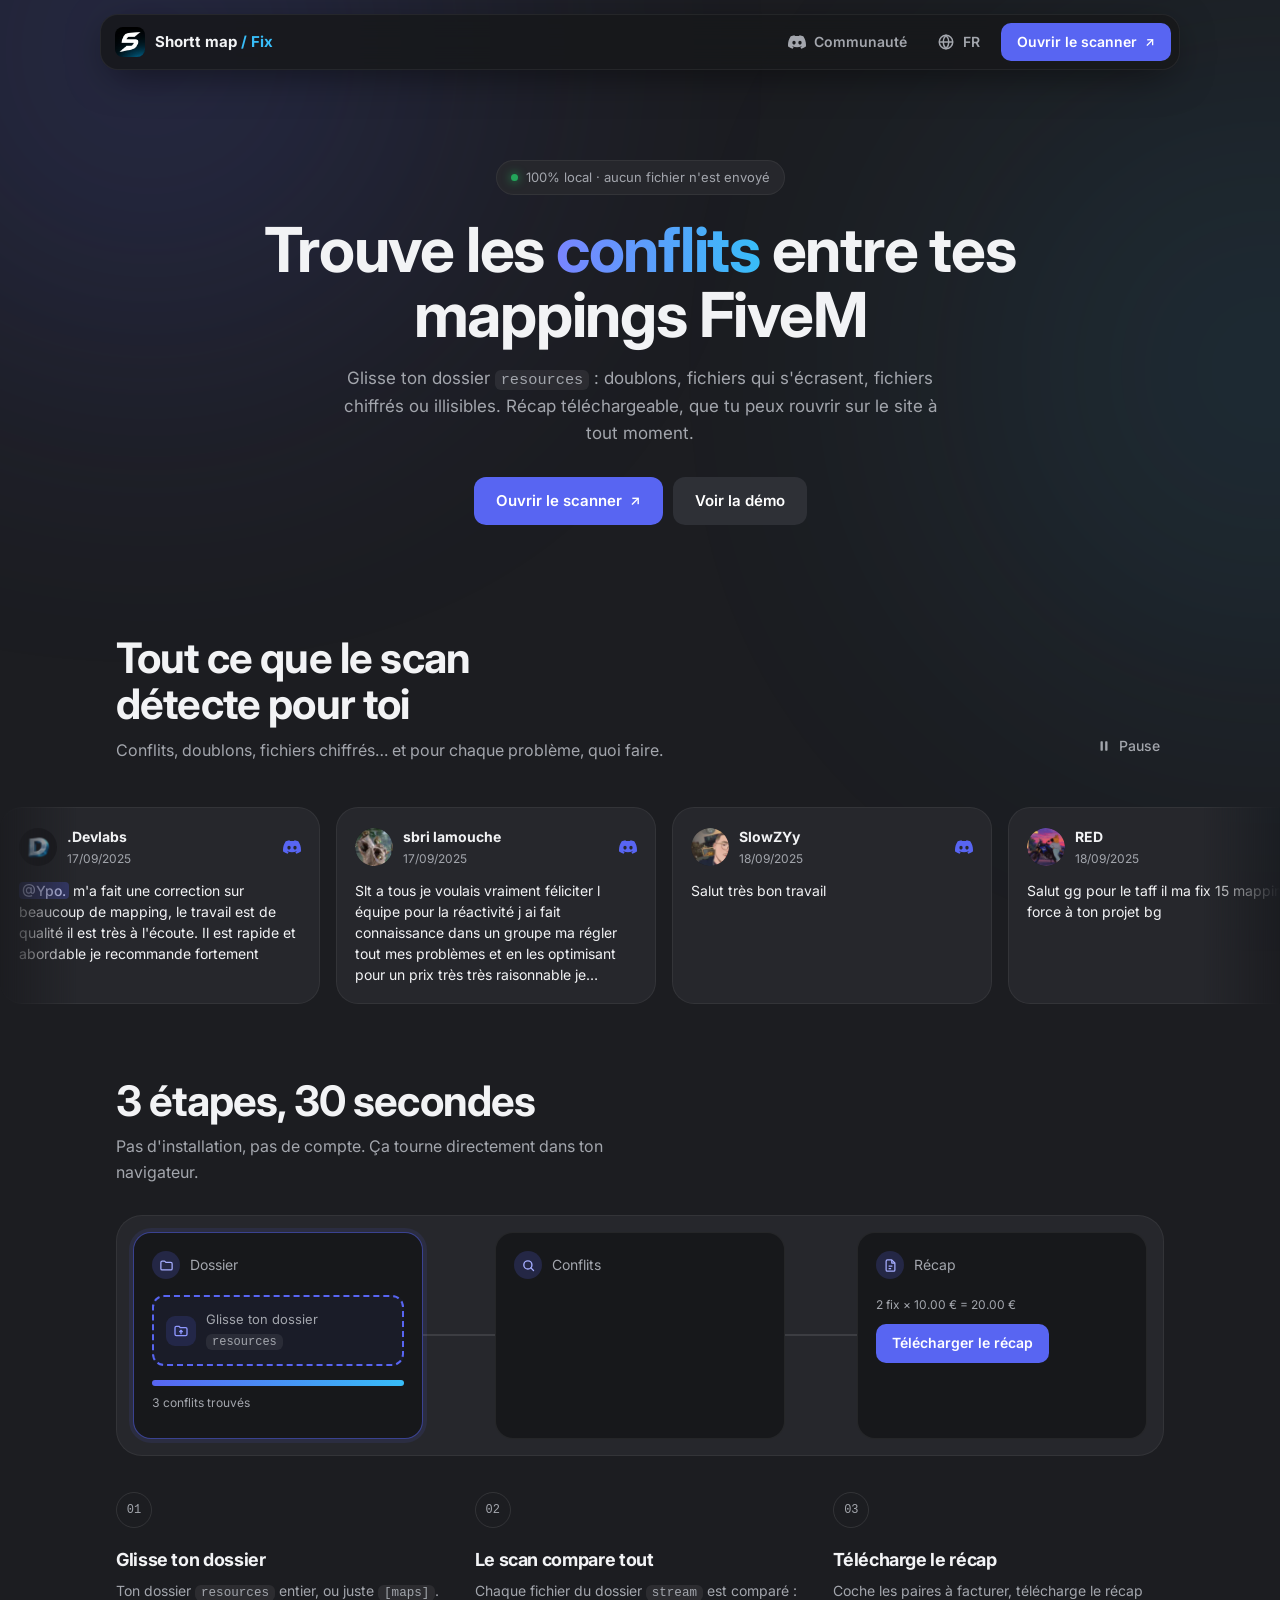
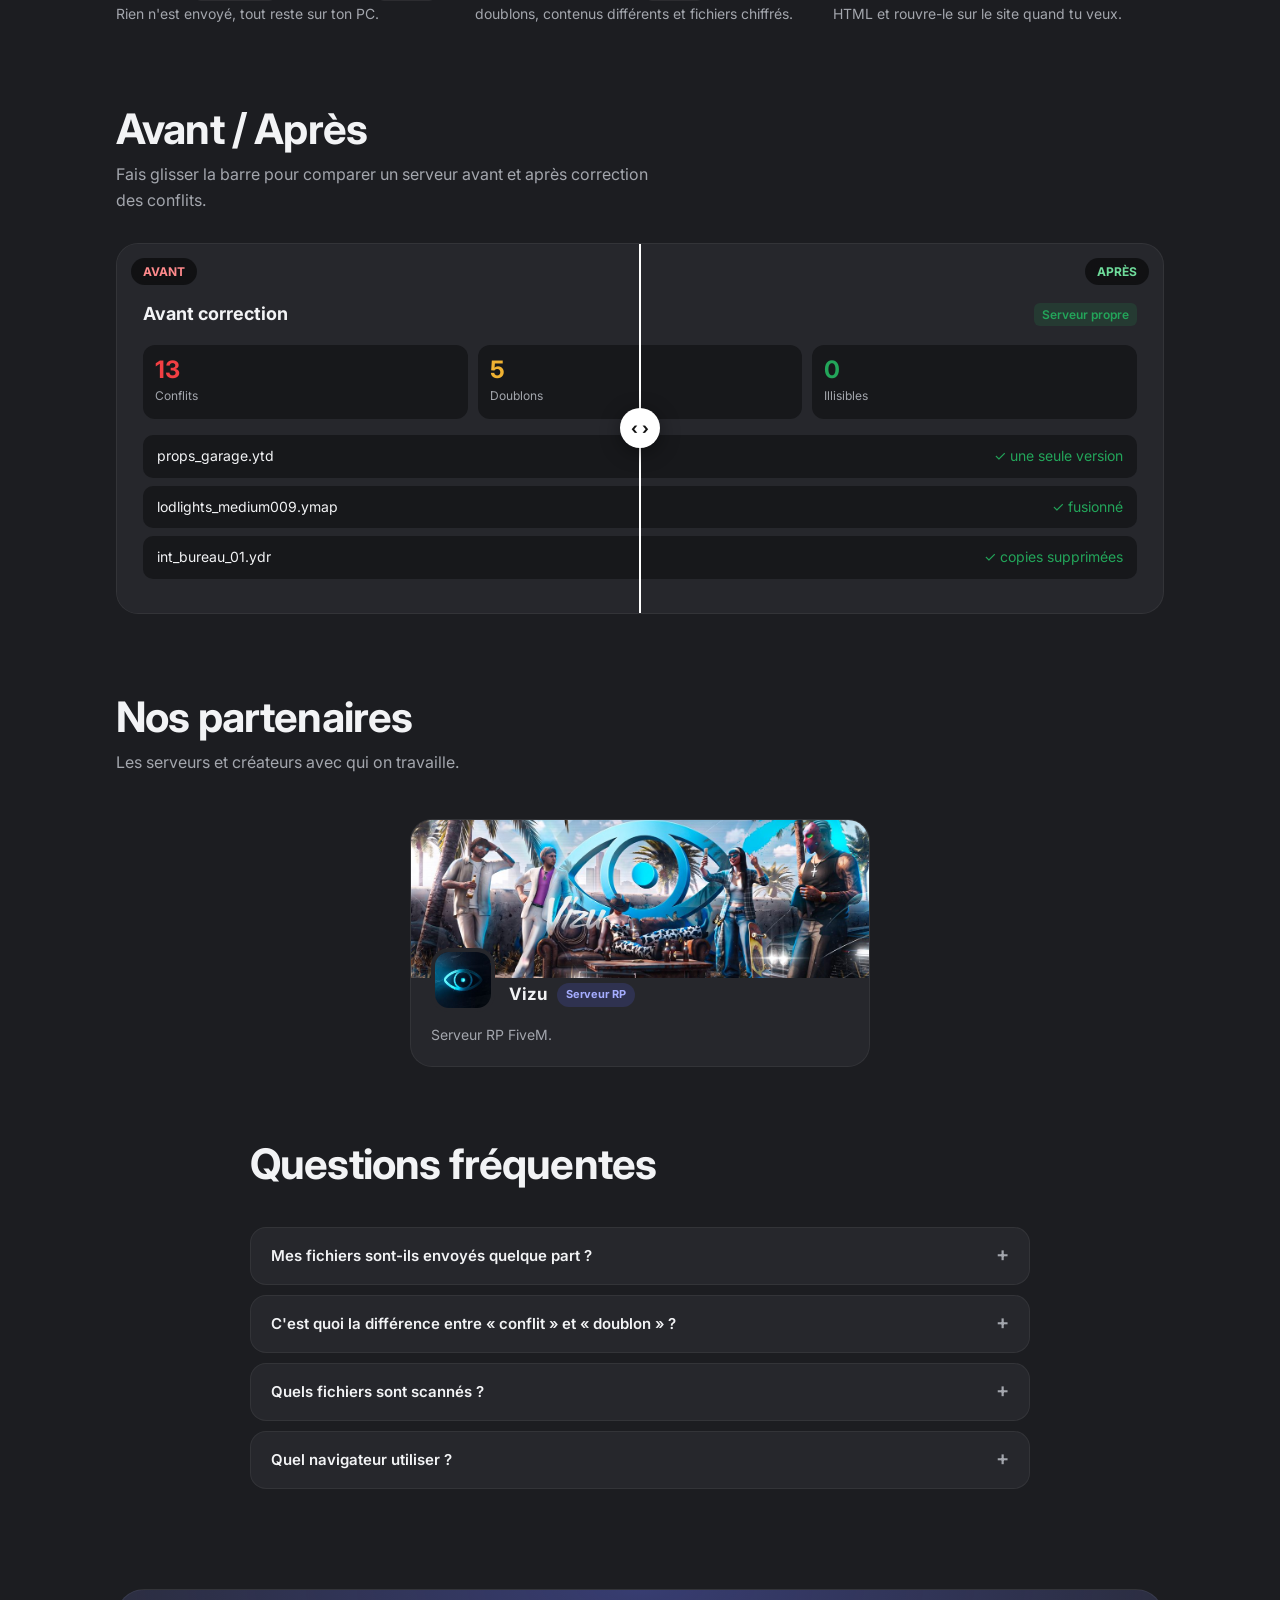
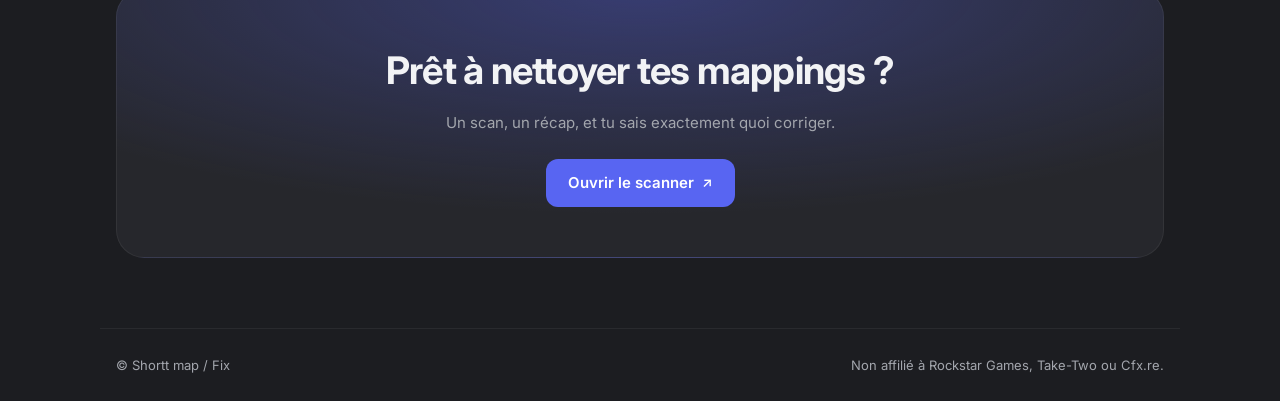
<file: index.html>
<!doctype html>
<html lang="fr">
<head>
  <meta charset="utf-8">
  <meta name="viewport" content="width=device-width, initial-scale=1">
  <title>Shortt map / Fix</title>
  <meta name="description" content="Scanne tes mappings FiveM : doublons, conflits, fichiers chiffrés. 100% local, rien n'est envoyé.">
  <link rel="icon" href="assets/logo.png" type="image/png">
  <link rel="preconnect" href="https://fonts.googleapis.com">
  <link rel="preconnect" href="https://fonts.gstatic.com" crossorigin>
  <link href="https://fonts.googleapis.com/css2?family=Inter:wght@400;500;600;700;800&display=swap" rel="stylesheet">
  <link rel="stylesheet" href="assets/style.css">
</head>
<body data-title="title.home">
  <div class="glow glow-1"></div>
  <div class="glow glow-2"></div>

  <div class="nav-wrap">
    <header class="nav">
      <a class="brand" href="index.html">
        <img src="assets/logo.png" alt="" width="30" height="30">
        <span>Shortt map <em>/ Fix</em></span>
      </a>
      <nav class="nav-links">
        <a class="nav-item" id="discordLink" href="#" target="_blank" rel="noopener">
          <svg class="nav-ico" viewBox="0 0 24 24" fill="currentColor" aria-hidden="true"><path d="M20.317 4.37a19.79 19.79 0 0 0-4.885-1.515.074.074 0 0 0-.079.037c-.21.375-.444.865-.608 1.25a18.27 18.27 0 0 0-5.487 0 12.64 12.64 0 0 0-.617-1.25.077.077 0 0 0-.079-.037A19.74 19.74 0 0 0 3.677 4.37a.07.07 0 0 0-.032.027C.533 9.046-.32 13.58.099 18.057a.082.082 0 0 0 .031.057 19.9 19.9 0 0 0 5.993 3.03.078.078 0 0 0 .084-.028c.462-.63.874-1.295 1.226-1.994a.076.076 0 0 0-.041-.106 13.1 13.1 0 0 1-1.872-.892.077.077 0 0 1-.008-.128c.126-.094.252-.192.372-.291a.074.074 0 0 1 .078-.01c3.927 1.793 8.18 1.793 12.061 0a.074.074 0 0 1 .079.009c.12.1.246.198.373.292a.077.077 0 0 1-.007.128 12.3 12.3 0 0 1-1.873.891.077.077 0 0 0-.041.107c.36.698.772 1.363 1.225 1.993a.076.076 0 0 0 .084.029 19.84 19.84 0 0 0 6.002-3.03.077.077 0 0 0 .032-.054c.5-5.177-.838-9.674-3.549-13.66a.061.061 0 0 0-.031-.03ZM8.02 15.33c-1.183 0-2.157-1.085-2.157-2.419 0-1.333.956-2.419 2.157-2.419 1.21 0 2.176 1.095 2.157 2.42 0 1.333-.956 2.418-2.157 2.418Zm7.975 0c-1.183 0-2.157-1.085-2.157-2.419 0-1.333.955-2.419 2.157-2.419 1.21 0 2.176 1.095 2.157 2.42 0 1.333-.946 2.418-2.157 2.418Z"/></svg>
          <span class="hide-sm" data-i18n="nav.community">Communauté</span>
        </a>
        <button class="nav-item" id="langBtn" type="button">
          <svg class="nav-ico" viewBox="0 0 24 24" fill="none" stroke="currentColor" stroke-width="2" aria-hidden="true"><circle cx="12" cy="12" r="9"/><path d="M3 12h18M12 3c2.5 2.7 3.8 5.7 3.8 9s-1.3 6.3-3.8 9c-2.5-2.7-3.8-5.7-3.8-9S9.5 5.7 12 3Z"/></svg>
          <span id="langLabel">FR</span>
        </button>
        <a class="btn btn-small" href="scanner.html"><span data-i18n="nav.open">Ouvrir le scanner</span> <span class="arrow">↗</span></a>
      </nav>
    </header>
  </div>

  <div class="wrap">
    <!-- Hero -->
    <section class="hero">
      <span class="pill"><i></i><span data-i18n="hero.pill">100% local · aucun fichier n'est envoyé</span></span>
      <h1 data-i18n="hero.title">Trouve les <span class="grad">conflits</span> entre tes mappings FiveM</h1>
      <p data-i18n="hero.text">Glisse ton dossier <code>resources</code> : doublons, fichiers qui s'écrasent, fichiers chiffrés ou illisibles.
        Récap téléchargeable, que tu peux rouvrir sur le site à tout moment.</p>
      <div class="hero-ctas">
        <a class="btn" href="scanner.html"><span data-i18n="nav.open">Ouvrir le scanner</span> <span class="arrow">↗</span></a>
        <a class="btn btn-ghost" href="#demo" data-i18n="hero.demo">Voir la démo</a>
      </div>
    </section>

    <!-- Démo défilante -->
    <section class="section" id="demo">
      <div class="section-head">
        <div>
          <h2 data-i18n="demo.title">Tout ce que le scan<br>détecte pour toi</h2>
          <p data-i18n="demo.text">Conflits, doublons, fichiers chiffrés… et pour chaque problème, quoi faire.</p>
        </div>
        <button class="play" data-marquee="reviewMarquee" type="button"></button>
      </div>
    </section>
  </div>

  <!-- Avis Discord (liste dans assets/home.js) -->
  <div class="marquee" id="reviewMarquee" hidden>
    <div class="marquee-track"></div>
  </div>

  <div class="wrap">
    <!-- Comment ça marche -->
    <section class="section">
      <div class="section-head">
        <div>
          <h2 data-i18n="steps.title">3 étapes, 30 secondes</h2>
          <p data-i18n="steps.text">Pas d'installation, pas de compte. Ça tourne directement dans ton navigateur.</p>
        </div>
      </div>
      <!-- Simulation animée (pilotée par assets/home.js) -->
      <div class="flow" id="flow" aria-hidden="true">
        <div class="flow-box" data-box="1">
          <div class="flow-head">
            <span class="flow-ico"><svg viewBox="0 0 24 24" fill="none" stroke="currentColor" stroke-width="2" stroke-linejoin="round"><path d="M3 7a2 2 0 0 1 2-2h4l2 2h8a2 2 0 0 1 2 2v8a2 2 0 0 1-2 2H5a2 2 0 0 1-2-2Z"/></svg></span>
            <span data-i18n="flow.1">Dossier</span>
          </div>
          <div class="mini-drop">
            <span class="mini-drop-ico"><svg viewBox="0 0 24 24" fill="none" stroke="currentColor" stroke-width="2" stroke-linecap="round" stroke-linejoin="round"><path d="M3 7a2 2 0 0 1 2-2h4l2 2h8a2 2 0 0 1 2 2v8a2 2 0 0 1-2 2H5a2 2 0 0 1-2-2Z"/><path d="M12 11v5m0-5-2 2m2-2 2 2"/></svg></span>
            <span data-i18n="flow.drop">Glisse ton dossier <code>resources</code></span>
          </div>
          <div class="mini-progress">
            <div class="bar"><i id="flowBar"></i></div>
            <span id="flowStatus"></span>
          </div>
        </div>
        <div class="flow-line"><i class="flow-dot"></i></div>
        <div class="flow-box" data-box="2">
          <div class="flow-head">
            <span class="flow-ico"><svg viewBox="0 0 24 24" fill="none" stroke="currentColor" stroke-width="2.2" stroke-linecap="round"><circle cx="11" cy="11" r="6.5"/><path d="m20 20-4.2-4.2"/></svg></span>
            <span data-i18n="flow.2">Conflits</span>
          </div>
          <div class="mini-list">
            <div class="mini-row"><span class="pick"><svg viewBox="0 0 24 24" fill="none" stroke="currentColor" stroke-width="3.2" stroke-linecap="round" stroke-linejoin="round"><path d="m5 12 5 5 9-10"/></svg></span><span class="mini-names">map_a <i>↔</i> map_b</span><span class="nfiles" data-i18n="flow.f4">4 fichiers</span></div>
            <div class="mini-row"><span class="pick"><svg viewBox="0 0 24 24" fill="none" stroke="currentColor" stroke-width="3.2" stroke-linecap="round" stroke-linejoin="round"><path d="m5 12 5 5 9-10"/></svg></span><span class="mini-names">map_a <i>↔</i> garage</span><span class="nfiles" data-i18n="flow.f2">2 fichiers</span></div>
            <div class="mini-row"><span class="pick"><svg viewBox="0 0 24 24" fill="none" stroke="currentColor" stroke-width="3.2" stroke-linecap="round" stroke-linejoin="round"><path d="m5 12 5 5 9-10"/></svg></span><span class="mini-names">hopital <i>↔</i> map_b</span><span class="nfiles" data-i18n="flow.f1">1 fichier</span></div>
          </div>
        </div>
        <div class="flow-line"><i class="flow-dot"></i></div>
        <div class="flow-box" data-box="3">
          <div class="flow-head">
            <span class="flow-ico"><svg viewBox="0 0 24 24" fill="none" stroke="currentColor" stroke-width="2" stroke-linejoin="round"><path d="M14 3H7a2 2 0 0 0-2 2v14a2 2 0 0 0 2 2h10a2 2 0 0 0 2-2V8Z"/><path d="M14 3v5h5M9 13h6M9 17h4"/></svg></span>
            <span data-i18n="flow.3">Récap</span>
          </div>
          <div class="mini-export">
            <div class="mini-total">2 fix × 10.00 € = 20.00 €</div>
            <span class="btn btn-small mini-btn" data-i18n="sc.export">Télécharger le récap</span>
          </div>
          <div class="mini-recap">
            <b data-i18n="flow.recap">Récapitulatif des fix</b>
            <div class="r-pair"><span>map_a ↔ map_b</span><em>10.00 €</em></div>
            <div class="r-pair"><span>map_a ↔ garage</span><em>10.00 €</em></div>
            <div class="r-total">Total : 2 x 10.00 € = <b>20.00 €</b></div>
          </div>
        </div>
      </div>

      <div class="how-steps">
        <div><span class="how-num">01</span><h3 data-i18n="steps.1t">Glisse ton dossier</h3><p data-i18n="steps.1p">Ton dossier <code>resources</code> entier, ou juste <code>[maps]</code>. Rien n'est envoyé, tout reste sur ton PC.</p></div>
        <div><span class="how-num">02</span><h3 data-i18n="steps.2t">Le scan compare tout</h3><p data-i18n="steps.2p">Chaque fichier du dossier <code>stream</code> est comparé : doublons, contenus différents et fichiers chiffrés.</p></div>
        <div><span class="how-num">03</span><h3 data-i18n="steps.3t">Télécharge le récap</h3><p data-i18n="steps.3p">Coche les paires à facturer, télécharge le récap HTML et rouvre-le sur le site quand tu veux.</p></div>
      </div>
    </section>

    <!-- Avant / après -->
    <section class="section" id="avant-apres">
      <div class="section-head">
        <div>
          <h2 data-i18n="ba.title">Avant / Après</h2>
          <p data-i18n="ba.text">Fais glisser la barre pour comparer un serveur avant et après correction des conflits.</p>
        </div>
      </div>

      <!-- Pour mettre tes propres screens : remplace le contenu de chaque .compare-layer
           par <img src="assets/avant.jpg" alt="Avant"> / <img src="assets/apres.jpg" alt="Après">
           et ajoute la classe has-img aux deux .compare-layer -->
      <div class="compare" id="compare">
        <div class="compare-layer compare-after">
          <div class="mock-head"><h4 data-i18n="ba.after">Après correction</h4><span class="tag green" data-i18n="ba.clean">Serveur propre</span></div>
          <div class="mock-stats">
            <div><b style="color:var(--green)">0</b><span data-i18n="ba.conflicts">Conflits</span></div>
            <div><b style="color:var(--green)">0</b><span data-i18n="ba.dups">Doublons</span></div>
            <div><b style="color:var(--green)">0</b><span data-i18n="ba.unreadable">Illisibles</span></div>
          </div>
          <div class="mock-row">props_garage.ytd <span style="color:var(--green)" data-i18n="ba.a1">✓ une seule version</span></div>
          <div class="mock-row">lodlights_medium009.ymap <span style="color:var(--green)" data-i18n="ba.a2">✓ fusionné</span></div>
          <div class="mock-row">int_bureau_01.ydr <span style="color:var(--green)" data-i18n="ba.a3">✓ copies supprimées</span></div>
        </div>
        <div class="compare-layer compare-before">
          <div class="mock-head"><h4 data-i18n="ba.before">Avant correction</h4><span class="tag red" data-i18n="ba.flicker">Textures qui clignotent</span></div>
          <div class="mock-stats">
            <div><b style="color:var(--red)">13</b><span data-i18n="ba.conflicts">Conflits</span></div>
            <div><b style="color:var(--orange)">5</b><span data-i18n="ba.dups">Doublons</span></div>
            <div><b style="color:var(--red)">1</b><span data-i18n="ba.unreadable">Illisibles</span></div>
          </div>
          <div class="mock-row">props_garage.ytd <span style="color:var(--red)" data-i18n="ba.b1">2 versions différentes</span></div>
          <div class="mock-row">lodlights_medium009.ymap <span style="color:var(--red)" data-i18n="ba.b2">écrasé par une autre map</span></div>
          <div class="mock-row">int_bureau_01.ydr <span style="color:var(--orange)" data-i18n="ba.b3">copié 3 fois</span></div>
        </div>
        <span class="compare-label l" data-i18n="ba.labelBefore">AVANT</span>
        <span class="compare-label r" data-i18n="ba.labelAfter">APRÈS</span>
        <div class="compare-handle"></div>
        <input type="range" min="0" max="100" value="50" aria-label="Avant / Après">
      </div>
    </section>

    <!-- Partenaires (liste dans assets/home.js) -->
    <section class="section" id="partenaires">
      <div class="section-head">
        <div>
          <h2 data-i18n="partners.title">Nos partenaires</h2>
          <p data-i18n="partners.text">Les serveurs et créateurs avec qui on travaille.</p>
        </div>
        <button class="play" data-marquee="partnerMarquee" type="button"></button>
      </div>
    </section>
  </div>

  <div class="marquee" id="partnerMarquee">
    <div class="marquee-track"></div>
  </div>

  <div class="wrap">
    <!-- FAQ -->
    <section class="section faq" id="faq">
      <div class="section-head"><div><h2 data-i18n="faq.title">Questions fréquentes</h2></div></div>
      <details>
        <summary data-i18n="faq.1q">Mes fichiers sont-ils envoyés quelque part ?</summary>
        <p data-i18n="faq.1a">Non. Tout le scan se fait dans ton navigateur, rien ne quitte ton PC.</p>
      </details>
      <details>
        <summary data-i18n="faq.2q">C'est quoi la différence entre « conflit » et « doublon » ?</summary>
        <p data-i18n="faq.2a"><b>Doublon</b> : le même fichier (contenu identique) est présent dans plusieurs ressources. Tu peux supprimer les copies.<br>
          <b>Conflit</b> : même nom de fichier mais contenu différent. Une seule version sera chargée par FiveM, l'autre est écrasée.</p>
      </details>
      <details>
        <summary data-i18n="faq.3q">Quels fichiers sont scannés ?</summary>
        <p data-i18n="faq.3a">Uniquement les fichiers de mapping du dossier <code>stream/</code> de chaque ressource (<code>.ymap</code>, <code>.ytyp</code>, <code>.ydr</code>, <code>.ytd</code>, <code>.ybn</code>…).
          Un fichier qui n'a pas l'en-tête RAGE normal reçoit un cadenas : chiffré, corrompu ou mal exporté.</p>
      </details>
      <details>
        <summary data-i18n="faq.4q">Quel navigateur utiliser ?</summary>
        <p data-i18n="faq.4a">Chrome ou Edge de préférence : ce sont eux qui gèrent le mieux le glisser-déposer d'un dossier entier.</p>
      </details>
    </section>

    <section class="cta">
      <h2 data-i18n="cta.title">Prêt à nettoyer tes mappings ?</h2>
      <p data-i18n="cta.text">Un scan, un récap, et tu sais exactement quoi corriger.</p>
      <a class="btn" href="scanner.html"><span data-i18n="nav.open">Ouvrir le scanner</span> <span class="arrow">↗</span></a>
    </section>
  </div>

  <footer>
    <span>© Shortt map / Fix</span>
    <span data-i18n="foot.disclaimer">Non affilié à Rockstar Games, Take-Two ou Cfx.re.</span>
  </footer>

  <script src="assets/site.js"></script>
  <script src="assets/home.js"></script>
</body>
</html>
</file>
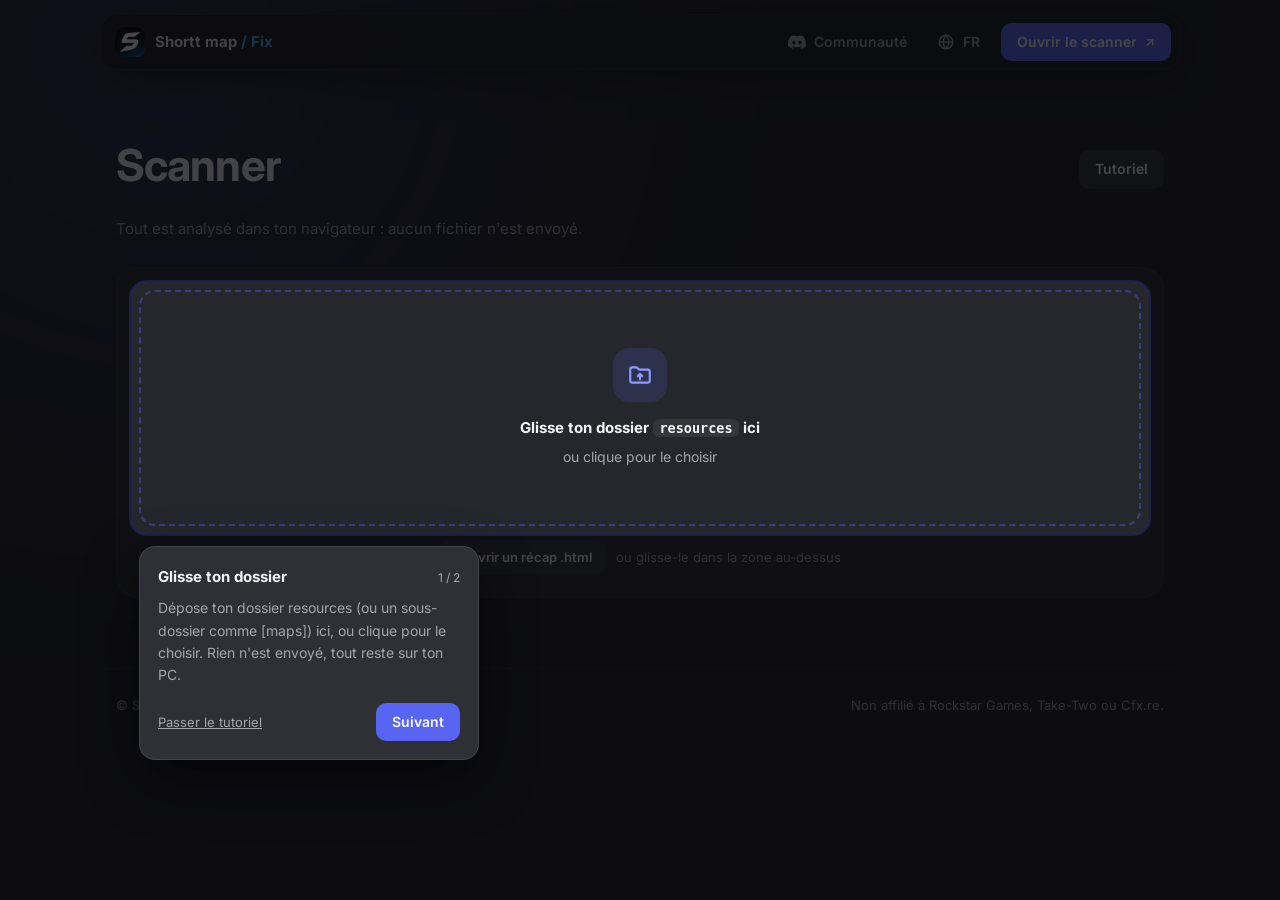
<file: scanner.html>
<!doctype html>
<html lang="fr">
<head>
  <meta charset="utf-8">
  <meta name="viewport" content="width=device-width, initial-scale=1">
  <title>Scanner — Shortt map / Fix</title>
  <meta name="description" content="Glisse ton dossier resources FiveM et récupère la liste des conflits, doublons et fichiers chiffrés.">
  <link rel="icon" href="assets/logo.png" type="image/png">
  <link rel="preconnect" href="https://fonts.googleapis.com">
  <link rel="preconnect" href="https://fonts.gstatic.com" crossorigin>
  <link href="https://fonts.googleapis.com/css2?family=Inter:wght@400;500;600;700;800&display=swap" rel="stylesheet">
  <link rel="stylesheet" href="assets/style.css">
</head>
<body data-title="title.scanner">
  <div class="glow glow-1"></div>

  <div class="nav-wrap">
    <header class="nav">
      <a class="brand" href="index.html">
        <img src="assets/logo.png" alt="" width="30" height="30">
        <span>Shortt map <em>/ Fix</em></span>
      </a>
      <nav class="nav-links">
        <a class="nav-item" id="discordLink" href="#" target="_blank" rel="noopener">
          <svg class="nav-ico" viewBox="0 0 24 24" fill="currentColor" aria-hidden="true"><path d="M20.317 4.37a19.79 19.79 0 0 0-4.885-1.515.074.074 0 0 0-.079.037c-.21.375-.444.865-.608 1.25a18.27 18.27 0 0 0-5.487 0 12.64 12.64 0 0 0-.617-1.25.077.077 0 0 0-.079-.037A19.74 19.74 0 0 0 3.677 4.37a.07.07 0 0 0-.032.027C.533 9.046-.32 13.58.099 18.057a.082.082 0 0 0 .031.057 19.9 19.9 0 0 0 5.993 3.03.078.078 0 0 0 .084-.028c.462-.63.874-1.295 1.226-1.994a.076.076 0 0 0-.041-.106 13.1 13.1 0 0 1-1.872-.892.077.077 0 0 1-.008-.128c.126-.094.252-.192.372-.291a.074.074 0 0 1 .078-.01c3.927 1.793 8.18 1.793 12.061 0a.074.074 0 0 1 .079.009c.12.1.246.198.373.292a.077.077 0 0 1-.007.128 12.3 12.3 0 0 1-1.873.891.077.077 0 0 0-.041.107c.36.698.772 1.363 1.225 1.993a.076.076 0 0 0 .084.029 19.84 19.84 0 0 0 6.002-3.03.077.077 0 0 0 .032-.054c.5-5.177-.838-9.674-3.549-13.66a.061.061 0 0 0-.031-.03ZM8.02 15.33c-1.183 0-2.157-1.085-2.157-2.419 0-1.333.956-2.419 2.157-2.419 1.21 0 2.176 1.095 2.157 2.42 0 1.333-.956 2.418-2.157 2.418Zm7.975 0c-1.183 0-2.157-1.085-2.157-2.419 0-1.333.955-2.419 2.157-2.419 1.21 0 2.176 1.095 2.157 2.42 0 1.333-.946 2.418-2.157 2.418Z"/></svg>
          <span class="hide-sm" data-i18n="nav.community">Communauté</span>
        </a>
        <button class="nav-item" id="langBtn" type="button">
          <svg class="nav-ico" viewBox="0 0 24 24" fill="none" stroke="currentColor" stroke-width="2" aria-hidden="true"><circle cx="12" cy="12" r="9"/><path d="M3 12h18M12 3c2.5 2.7 3.8 5.7 3.8 9s-1.3 6.3-3.8 9c-2.5-2.7-3.8-5.7-3.8-9S9.5 5.7 12 3Z"/></svg>
          <span id="langLabel">FR</span>
        </button>
        <a class="btn btn-small" href="scanner.html"><span data-i18n="nav.open">Ouvrir le scanner</span> <span class="arrow">↗</span></a>
      </nav>
    </header>
  </div>

  <main>
    <section class="page-head">
      <div class="page-head-row">
        <h1 data-i18n="sc.title">Scanner</h1>
        <button class="btn btn-ghost btn-small" id="tourBtn" type="button" data-i18n="sc.tour">Tutoriel</button>
      </div>
      <p data-i18n="sc.text">Tout est analysé dans ton navigateur : aucun fichier n'est envoyé.</p>
    </section>

    <section id="scanner" class="card">
      <label id="drop" class="drop">
        <input id="picker" type="file" webkitdirectory directory multiple hidden>
        <div class="drop-icon"><svg viewBox="0 0 24 24" fill="none" stroke="currentColor" stroke-width="2" stroke-linecap="round" stroke-linejoin="round"><path d="M3 7a2 2 0 0 1 2-2h4l2 2h8a2 2 0 0 1 2 2v8a2 2 0 0 1-2 2H5a2 2 0 0 1-2-2Z"/><path d="M12 11v5m0-5-2 2m2-2 2 2"/></svg></div>
        <strong data-i18n="sc.drop">Glisse ton dossier <code>resources</code> ici</strong>
        <span data-i18n="sc.dropOr">ou clique pour le choisir</span>
      </label>
      <div class="import-row">
        <label class="import-btn">
          <input id="importPicker" type="file" accept=".html,.htm" hidden>
          <span data-i18n="sc.import">Rouvrir un récap .html</span>
        </label>
        <span data-i18n="sc.importOr">ou glisse-le dans la zone au-dessus</span>
      </div>

      <div id="progress" class="progress" hidden>
        <div class="bar"><i id="bar"></i></div>
        <span id="progressText"></span>
      </div>
    </section>

    <section id="results" hidden>
      <div class="stats" id="stats"></div>

      <div class="card toolbar">
        <div class="field">
          <label id="targetLabel" data-i18n="sc.target">Ressource ciblée</label>
          <div class="select" id="target">
            <button class="select-btn" type="button" aria-haspopup="listbox" aria-labelledby="targetLabel">
              <span class="select-label"></span>
              <svg viewBox="0 0 24 24" fill="none" stroke="currentColor" stroke-width="2.2" stroke-linecap="round"><path d="m6 9 6 6 6-6"/></svg>
            </button>
            <div class="select-pop" hidden>
              <input class="select-search" type="text" placeholder="Rechercher une ressource…" data-i18n-ph="sc.search" autocomplete="off" spellcheck="false">
              <ul class="select-list" role="listbox" aria-multiselectable="true" aria-labelledby="targetLabel"></ul>
              <div class="select-foot">
                <span data-i18n="sc.multi"><kbd>Ctrl</kbd> / <kbd>Shift</kbd> + clic pour en choisir plusieurs</span>
                <span><span class="select-n"></span> <button class="select-clear" type="button" hidden data-i18n="sc.clear">Tout effacer</button></span>
              </div>
            </div>
          </div>
        </div>
        <div class="field field-rate">
          <label for="rate" data-i18n="sc.rate">Tarif / conflit (€)</label>
          <input id="rate" class="input" type="number" min="0" step="0.5" value="10" inputmode="decimal">
          <small id="rateTotal" class="rate-total"></small>
        </div>
        <div class="actions">
          <button class="btn" id="exportHtml" data-i18n="sc.export">Télécharger le récap</button>
        </div>
      </div>

      <div id="report"></div>
    </section>
  </main>

  <footer>
    <span>© Shortt map / Fix</span>
    <span data-i18n="foot.disclaimer">Non affilié à Rockstar Games, Take-Two ou Cfx.re.</span>
  </footer>

  <script src="assets/site.js"></script>
  <script src="assets/app.js"></script>
</body>
</html>
</file>
<file: assets/style.css>
:root {
  --bg: #1c1d21;
  --bg-2: #17181b;
  --panel: #26272c;
  --panel-2: #2e3036;
  --border: rgba(255, 255, 255, 0.06);
  --border-2: rgba(255, 255, 255, 0.1);
  --text: #f2f3f5;
  --muted: #a3a6ad;
  --accent: #5865f2;
  --accent-hover: #4752c4;
  --accent-2: #38bdf8;
  --red: #f23f43;
  --orange: #f0b232;
  --green: #23a55a;
  --pink: #eb459e;
  --radius: 22px;
}

* { box-sizing: border-box; }
[hidden] { display: none !important; }
html { scroll-behavior: smooth; }
body {
  margin: 0;
  background: var(--bg);
  color: var(--text);
  font: 15px/1.6 Inter, system-ui, sans-serif;
  overflow-x: hidden;
}
code { background: rgba(255,255,255,.07); padding: 1px 6px; border-radius: 6px; font-size: .9em; }
a { color: inherit; text-decoration: none; }
h1, h2, h3 { letter-spacing: -.02em; }

.glow { position: fixed; width: 620px; height: 620px; border-radius: 50%; filter: blur(150px); opacity: .18; z-index: -1; pointer-events: none; }
.glow-1 { background: var(--accent); top: -260px; left: -160px; }
.glow-2 { background: var(--accent-2); top: 60px; right: -300px; opacity: .1; }

/* ---------- Barre de navigation flottante ---------- */
.nav-wrap { position: sticky; top: 14px; z-index: 50; padding: 0 16px; margin-top: 14px; }
.nav {
  max-width: 1080px; margin: 0 auto;
  display: flex; justify-content: space-between; align-items: center; gap: 12px;
  padding: 8px 8px 8px 14px; border-radius: 18px;
  background: rgba(23, 24, 27, .85); backdrop-filter: blur(14px);
  border: 1px solid var(--border); box-shadow: 0 10px 40px -10px rgba(0,0,0,.6);
}
.brand { display: flex; align-items: center; gap: 10px; font-weight: 700; font-size: 15px; white-space: nowrap; }
.brand img { border-radius: 8px; background: var(--accent); }
.brand em { font-style: normal; color: var(--accent-2); }
.nav-links { display: flex; align-items: center; gap: 6px; }
.nav-item {
  display: inline-flex; align-items: center; gap: 8px;
  color: var(--muted); font: inherit; font-size: 14px; font-weight: 600; padding: 8px 12px; border-radius: 10px;
  background: none; border: 0; cursor: pointer; transition: color .15s, background .15s;
}
.nav-item:hover { color: var(--text); background: rgba(255,255,255,.06); }
.nav-ico { width: 18px; height: 18px; flex: none; }
#discordLink:hover .nav-ico { color: #5865f2; }
#langLabel { min-width: 20px; text-align: left; }
.page-head-row { display: flex; align-items: center; justify-content: space-between; gap: 12px; flex-wrap: wrap; margin-bottom: 8px; }
.page-head-row h1 { margin: 0; }

main, .wrap { display: block; max-width: 1080px; margin: 0 auto; padding: 0 16px; }

/* ---------- Boutons ---------- */
.btn {
  display: inline-flex; align-items: center; justify-content: center; gap: 8px;
  border: 0; cursor: pointer; font: inherit; font-weight: 600; color: #fff;
  padding: 12px 22px; border-radius: 12px; background: var(--accent);
  transition: background .15s, transform .15s;
}
.btn:hover { background: var(--accent-hover); }
.btn:active { transform: translateY(1px); }
.btn:disabled { opacity: .5; cursor: wait; }
.btn-small { padding: 8px 16px; font-size: 14px; border-radius: 10px; }
.btn-ghost { background: var(--panel-2); }
.btn-ghost:hover { background: #383a41; }
.arrow { font-size: .9em; }

/* ---------- Hero ---------- */
.hero { text-align: center; padding: 90px 0 40px; }
.pill {
  display: inline-flex; align-items: center; gap: 8px; padding: 6px 14px; border-radius: 99px; font-size: 13px; color: var(--muted);
  background: var(--panel); border: 1px solid var(--border);
}
.pill i { width: 7px; height: 7px; border-radius: 50%; background: var(--green); box-shadow: 0 0 10px var(--green); }
.hero h1 { font-size: clamp(34px, 6.4vw, 62px); line-height: 1.05; margin: 22px auto 18px; max-width: 800px; }
.grad { background: linear-gradient(90deg, #7984ff, var(--accent-2)); -webkit-background-clip: text; background-clip: text; color: transparent; }
.hero p { color: var(--muted); max-width: 600px; margin: 0 auto 30px; font-size: 17px; }
.hero-ctas { display: flex; gap: 10px; justify-content: center; flex-wrap: wrap; }

/* ---------- Sections ---------- */
.section { padding: 70px 0 10px; }
.section-head { display: flex; justify-content: space-between; align-items: end; gap: 20px; flex-wrap: wrap; margin-bottom: 30px; }
.section-head h2 { font-size: clamp(28px, 4.4vw, 42px); line-height: 1.1; margin: 0 0 10px; }
.section-head p { color: var(--muted); margin: 0; max-width: 560px; font-size: 16px; }
.play {
  display: inline-flex; align-items: center; gap: 8px; background: none; border: 0; color: var(--muted);
  font: inherit; font-size: 14px; font-weight: 500; cursor: pointer; padding: 6px 4px;
}
.play:hover { color: var(--text); }
.play svg { width: 14px; height: 14px; }

/* ---------- Carrousel (marquee) ---------- */
.marquee {
  overflow: hidden; padding: 4px 0;
  -webkit-mask-image: linear-gradient(90deg, transparent, #000 6%, #000 94%, transparent);
  mask-image: linear-gradient(90deg, transparent, #000 6%, #000 94%, transparent);
}
.marquee-track { display: flex; gap: 16px; width: max-content; animation: marquee 60s linear infinite; }
.marquee:hover .marquee-track, .marquee.paused .marquee-track { animation-play-state: paused; }
@keyframes marquee { to { transform: translateX(calc(-50% - 8px)); } }

.demo-card {
  width: 300px; flex: none; background: var(--panel); border: 1px solid var(--border); border-radius: var(--radius); padding: 16px;
}
.chip {
  display: inline-flex; align-items: center; gap: 6px; font-size: 13px; color: var(--muted);
  background: var(--panel-2); padding: 4px 12px; border-radius: 99px; margin-bottom: 14px;
}
.chip i { width: 8px; height: 8px; border-radius: 2px; background: currentColor; }
.embed {
  background: var(--bg-2); border-radius: 8px; border-left: 4px solid var(--c, var(--accent)); padding: 12px 14px; font-size: 13px;
}
.embed b { display: block; font-size: 14px; margin-bottom: 6px; word-break: break-all; }
.embed .row { display: flex; justify-content: space-between; gap: 10px; color: var(--muted); margin: 3px 0; }
.embed .ok { color: var(--green); }
.embed .ko { color: var(--red); }
.embed .warn { color: var(--orange); }
.mini-bar { position: relative; height: 28px; background: var(--panel-2); border-radius: 6px; margin: 6px 0; overflow: hidden; display: flex; align-items: center; justify-content: space-between; padding: 0 10px; color: var(--text); }
.mini-bar::before { content: ""; position: absolute; inset: 0 auto 0 0; width: var(--w); background: rgba(88, 101, 242, .45); }
.mini-bar span { position: relative; }
.embed .btns { display: flex; gap: 8px; margin-top: 10px; }
.embed .btns span { background: var(--panel-2); padding: 5px 10px; border-radius: 6px; font-weight: 600; font-size: 12px; }
.embed .btns span:first-child { background: var(--accent); }

/* ---------- Étapes ---------- */
.steps-grid { display: grid; grid-template-columns: repeat(auto-fit, minmax(230px, 1fr)); gap: 16px; }
.step-card { background: var(--panel); border: 1px solid var(--border); border-radius: var(--radius); padding: 24px; }
.step-card .num {
  display: grid; place-items: center; width: 36px; height: 36px; border-radius: 10px; font-weight: 700;
  background: rgba(88, 101, 242, .18); color: #8f98ff; margin-bottom: 14px;
}
.step-card h3 { margin: 0 0 6px; font-size: 18px; }
.step-card p { margin: 0; color: var(--muted); font-size: 14px; }

/* ---------- Simulation « comment ça marche » ---------- */
.flow {
  display: grid; grid-template-columns: 1fr 72px 1fr 72px 1fr; align-items: stretch;
  background: var(--panel); border: 1px solid var(--border); border-radius: 26px; padding: 16px;
}
.flow-box {
  background: var(--bg-2); border: 1px solid var(--border); border-radius: 18px; padding: 18px; min-height: 196px; min-width: 0;
  transition: border-color .3s, box-shadow .3s;
}
.flow-box.active { border-color: rgba(88, 101, 242, .55); box-shadow: 0 0 0 4px rgba(88, 101, 242, .1); }
.flow-head { display: flex; align-items: center; gap: 10px; color: var(--muted); font-size: 14px; margin-bottom: 16px; }
.flow-ico { width: 28px; height: 28px; border-radius: 50%; display: grid; place-items: center; background: rgba(88, 101, 242, .2); color: #a5adff; }
.flow-ico svg { width: 15px; height: 15px; }
/* 1. Mini zone de dépôt + progression (comme la page Scanner) */
.mini-drop {
  display: flex; align-items: center; gap: 10px; padding: 12px; border-radius: 12px; font-size: 13px; color: var(--muted);
  border: 2px dashed rgba(88, 101, 242, .4); transition: border-color .3s, background .3s;
}
.flow-box.active .mini-drop { border-color: var(--accent); background: rgba(88, 101, 242, .06); }
.mini-drop-ico { width: 30px; height: 30px; flex: none; border-radius: 9px; display: grid; place-items: center; background: rgba(88, 101, 242, .16); color: #8f98ff; }
.mini-drop-ico svg { width: 16px; height: 16px; }
.mini-drop code { font-size: 12px; }
.mini-progress { margin-top: 14px; }
.mini-progress .bar { height: 6px; }
.mini-progress .bar i { transition: width .1s linear; }
.mini-progress span { display: block; margin-top: 7px; font-size: 12px; color: var(--muted); white-space: nowrap; overflow: hidden; text-overflow: ellipsis; font-variant-numeric: tabular-nums; }

/* 2. Mini lignes de conflits (cases « dans le récap ») */
.mini-list { display: grid; gap: 7px; }
.mini-row {
  display: flex; align-items: center; gap: 8px; padding: 7px 9px; border-radius: 10px; font-size: 12.5px; font-weight: 600;
  background: var(--panel); border: 1px solid var(--border); opacity: 0; transform: translateY(6px); transition: opacity .35s, transform .35s;
}
.mini-row.show { opacity: 1; transform: none; }
.mini-row .pick { width: 18px; height: 18px; border-radius: 6px; cursor: default; }
.mini-row .pick svg { width: 11px; height: 11px; }
.mini-row.off .pick { background: transparent; border-color: rgba(255,255,255,.25); color: transparent; }
.mini-row.off .mini-names, .mini-row.off .nfiles { opacity: .45; }
.mini-names { flex: 1; min-width: 0; overflow: hidden; text-overflow: ellipsis; white-space: nowrap; }
.mini-names i { color: var(--muted); font-style: normal; font-weight: 400; }
.mini-row .nfiles { font-size: 10.5px; padding: 2px 7px; }

/* 3. Total + bouton, puis aperçu du récap */
.mini-total { font-size: 12px; color: var(--muted); margin-bottom: 10px; }
.mini-btn { cursor: default; transition: transform .15s, background .15s; }
.mini-btn.press { transform: scale(.94); background: var(--accent-hover); }
.mini-recap {
  display: none; background: #111; border-radius: 10px; padding: 10px 12px; font: 11.5px/1.6 Consolas, ui-monospace, monospace; color: #eee;
}
.mini-recap > b { display: block; color: #4fd1c5; font-size: 12.5px; margin-bottom: 4px; }
.r-pair { display: flex; justify-content: space-between; gap: 8px; color: #f6ad55; border-bottom: 1px solid #2a2a2a; }
.r-pair span { overflow: hidden; text-overflow: ellipsis; white-space: nowrap; }
.r-pair em { font-style: normal; color: #68d391; flex: none; }
.r-total { margin-top: 5px; }
.r-total b { color: #68d391; }
.flow-box.done .mini-export { display: none; }
.flow-box.done .mini-recap { display: block; animation: pop .35s ease-out; }

.flow-line { position: relative; align-self: center; height: 2px; background: var(--border-2); }
.flow-dot {
  position: absolute; top: 50%; left: 0; width: 10px; height: 10px; border-radius: 50%; opacity: 0;
  background: var(--accent); box-shadow: 0 0 12px var(--accent); transform: translate(-50%, -50%);
}
.flow-line.run .flow-dot { animation: flowdot .8s ease-in-out forwards; }
@keyframes flowdot { 0% { left: 0; opacity: 0; } 20%, 80% { opacity: 1; } 100% { left: 100%; opacity: 0; } }

@keyframes pop { from { opacity: 0; transform: translateY(6px); } to { opacity: 1; transform: none; } }

.how-steps { display: grid; grid-template-columns: repeat(3, 1fr); gap: 28px; margin-top: 36px; }
.how-num {
  display: grid; place-items: center; width: 36px; height: 36px; border-radius: 50%; margin-bottom: 18px;
  border: 1px solid var(--border-2); color: var(--muted); font: 12px ui-monospace, Consolas, monospace;
}
.how-steps h3 { margin: 0 0 6px; font-size: 18px; }
.how-steps p { margin: 0; color: var(--muted); font-size: 14px; }

@media (max-width: 820px) {
  .flow { grid-template-columns: 1fr; gap: 0; }
  .flow-line { width: 2px; height: 28px; justify-self: center; }
  .flow-line .flow-dot { left: 50%; }
  .flow-line.run .flow-dot { animation-name: flowdotv; }
  @keyframes flowdotv { 0% { top: 0; opacity: 0; } 20%, 80% { opacity: 1; } 100% { top: 100%; opacity: 0; } }
  .flow-box { min-height: 0; }
  .how-steps { grid-template-columns: 1fr; gap: 22px; }
}

/* ---------- Avant / après ---------- */
.compare {
  position: relative; border-radius: var(--radius); overflow: hidden; border: 1px solid var(--border);
  background: var(--panel); user-select: none; --pos: 50%;
}
.compare-layer { padding: 26px; min-height: 340px; }
.compare-layer img { display: block; width: 100%; height: 100%; object-fit: cover; }
.compare-layer.has-img { padding: 0; }
.compare-before { position: absolute; inset: 0; clip-path: inset(0 calc(100% - var(--pos)) 0 0); background: var(--panel); }
.compare-label {
  position: absolute; top: 14px; padding: 4px 12px; border-radius: 99px; font-size: 12px; font-weight: 700; z-index: 2;
  background: rgba(0,0,0,.55); backdrop-filter: blur(6px);
}
.compare-label.l { left: 14px; color: #ff8a8c; }
.compare-label.r { right: 14px; color: #6fdc9b; }
.compare-handle { position: absolute; top: 0; bottom: 0; left: var(--pos); width: 2px; background: #fff; transform: translateX(-1px); z-index: 2; pointer-events: none; }
.compare-handle::after {
  content: "‹ ›"; position: absolute; top: 50%; left: 50%; transform: translate(-50%, -50%);
  width: 40px; height: 40px; border-radius: 50%; background: #fff; color: #111; display: grid; place-items: center;
  font-weight: 700; font-size: 16px; box-shadow: 0 4px 20px rgba(0,0,0,.4);
}
.compare input { position: absolute; inset: 0; width: 100%; height: 100%; opacity: 0; cursor: ew-resize; z-index: 3; margin: 0; }

.mock-head { display: flex; align-items: center; justify-content: space-between; gap: 10px; margin: 30px 0 16px; flex-wrap: wrap; }
.mock-head h4 { margin: 0; font-size: 18px; }
.mock-stats { display: grid; grid-template-columns: repeat(auto-fit, minmax(110px, 1fr)); gap: 10px; margin-bottom: 16px; }
.mock-stats div { background: var(--bg-2); border-radius: 12px; padding: 12px; }
.mock-stats b { display: block; font-size: 24px; line-height: 1.1; }
.mock-stats span { font-size: 12px; color: var(--muted); }
.mock-row { display: flex; justify-content: space-between; gap: 12px; background: var(--bg-2); border-radius: 10px; padding: 10px 14px; margin-bottom: 8px; font-size: 14px; }
.mock-row span { color: var(--muted); }

/* ---------- Fonctionnalités ---------- */
.features { display: grid; grid-template-columns: repeat(auto-fit, minmax(240px, 1fr)); gap: 16px; }
.feature { background: var(--panel); border: 1px solid var(--border); border-radius: var(--radius); padding: 24px; }
.feature .ico { width: 40px; height: 40px; border-radius: 12px; display: grid; place-items: center; margin-bottom: 14px; background: color-mix(in srgb, var(--c) 18%, transparent); color: var(--c); }
.feature .ico svg { width: 20px; height: 20px; }
.feature h3 { margin: 0 0 6px; font-size: 17px; }
.feature p { margin: 0; color: var(--muted); font-size: 14px; }

/* ---------- Avis ---------- */
.marquee.reverse { margin-top: 16px; }
.marquee.reverse .marquee-track { animation-direction: reverse; }
.review-card { width: 320px; flex: none; align-self: stretch; background: var(--panel); border: 1px solid var(--border); border-radius: var(--radius); padding: 18px; }
.review-card p { margin: 12px 0 0; font-size: 14px; line-height: 1.5; display: -webkit-box; -webkit-line-clamp: 5; -webkit-box-orient: vertical; overflow: hidden; }
.review-card .who { display: flex; align-items: center; gap: 10px; font-size: 12px; color: var(--muted); }
.review-card .who > span:not(.avatar) { flex: 1; min-width: 0; }
.review-card .who b { color: var(--text); display: block; font-size: 14px; overflow: hidden; text-overflow: ellipsis; white-space: nowrap; }
.review-src { width: 18px; height: 18px; color: #5865f2; flex: none; }
.review-src svg { width: 100%; height: 100%; }
.mention { background: rgba(88, 101, 242, .3); color: #c9cdfb; border-radius: 4px; padding: 0 3px; font-weight: 500; }
.avatar { width: 38px; height: 38px; flex: none; border-radius: 50%; display: grid; place-items: center; font-weight: 700; color: #fff; background: var(--accent); object-fit: cover; }

/* ---------- Partenaires ---------- */
.partner-card {
  width: 460px; flex: none; display: flex; flex-direction: column; overflow: hidden;
  background: var(--panel); border: 1px solid var(--border); border-radius: var(--radius);
  transition: border-color .2s, transform .2s;
}
.partner-card:hover { border-color: rgba(88, 101, 242, .5); transform: translateY(-3px); }
.partner-banner { position: relative; height: 158px; background-size: cover; background-position: center; background-color: var(--bg-2); }
.partner-banner:not([style*="url"]) {
  background-image: radial-gradient(120% 140% at 0% 0%, color-mix(in srgb, var(--c, var(--accent)) 55%, transparent), transparent 60%),
                    radial-gradient(100% 120% at 100% 100%, rgba(56, 189, 248, .25), transparent 60%);
}
.partner-body { position: relative; display: flex; align-items: flex-end; gap: 14px; padding: 0 20px; }
.partner-logo {
  width: 64px; height: 64px; flex: none; margin-top: -30px; border-radius: 18px; object-fit: cover;
  border: 4px solid var(--panel); background: var(--panel-2); display: grid; place-items: center;
  font-weight: 800; font-size: 24px; color: #fff;
}
.partner-info { flex: 1; min-width: 0; display: flex; align-items: center; gap: 10px; padding-bottom: 4px; }
.partner-info b { font-size: 17px; overflow: hidden; text-overflow: ellipsis; white-space: nowrap; }
.partner-tag { flex: none; font-size: 11px; font-weight: 700; padding: 3px 9px; border-radius: 99px; background: rgba(88, 101, 242, .18); color: #a5adff; }
.partner-text {
  margin: 12px 20px 20px; font-size: 14px; line-height: 1.55; color: var(--muted);
  display: -webkit-box; -webkit-line-clamp: 3; -webkit-box-orient: vertical; overflow: hidden;
}
.partner-go {
  position: absolute; top: -146px; right: 14px; width: 32px; height: 32px; border-radius: 50%;
  display: grid; place-items: center; background: rgba(0,0,0,.45); backdrop-filter: blur(6px); color: #fff;
  opacity: 0; transition: opacity .2s;
}
.partner-go svg { width: 14px; height: 14px; }
.partner-card:hover .partner-go { opacity: 1; }

/* 1 ou 2 partenaires : cartes fixes et centrées */
.marquee.static { -webkit-mask-image: none; mask-image: none; padding: 4px 16px; }
.marquee.static .marquee-track { animation: none; width: auto; flex-wrap: wrap; justify-content: center; }
@media (max-width: 520px) { .partner-card { width: min(460px, calc(100vw - 32px)); } }
/* ---------- CTA ---------- */
.cta {
  margin-top: 80px; text-align: center; padding: 50px 24px; border-radius: 28px;
  background: radial-gradient(120% 140% at 50% 0%, rgba(88,101,242,.35), transparent 60%), var(--panel);
  border: 1px solid var(--border);
}
.cta h2 { font-size: clamp(26px, 4vw, 38px); margin: 0 0 10px; }
.cta p { color: var(--muted); margin: 0 0 24px; }

/* ---------- Cartes génériques (scanner) ---------- */
.card { background: var(--panel); border: 1px solid var(--border); border-radius: var(--radius); padding: 22px; margin-bottom: 16px; }
.page-head { padding: 60px 0 26px; }
.page-head h1 { font-size: clamp(30px, 5vw, 44px); margin: 0 0 8px; }
.page-head p { color: var(--muted); margin: 0; }

.drop {
  display: flex; flex-direction: column; align-items: center; gap: 6px; text-align: center;
  padding: 56px 20px; border: 2px dashed rgba(88, 101, 242, .4); border-radius: 16px; cursor: pointer;
  transition: border-color .15s, background .15s;
}
.drop:hover, .drop.over { border-color: var(--accent); background: rgba(88, 101, 242, .06); }
.drop span { color: var(--muted); font-size: 14px; }
.drop-icon { width: 54px; height: 54px; border-radius: 16px; display: grid; place-items: center; background: rgba(88,101,242,.16); color: #8f98ff; margin-bottom: 8px; }
.drop-icon svg { width: 26px; height: 26px; }

.import-row { display: flex; align-items: center; justify-content: center; gap: 10px; flex-wrap: wrap; margin-top: 14px; font-size: 13px; color: var(--muted); }
.import-btn { cursor: pointer; background: var(--panel-2); color: var(--text); font-weight: 600; padding: 7px 14px; border-radius: 10px; transition: background .15s; }
.import-btn:hover { background: #383a41; }
.progress { margin-top: 18px; }
.bar { height: 8px; background: var(--panel-2); border-radius: 99px; overflow: hidden; }
.bar i { display: block; height: 100%; width: 0; background: linear-gradient(90deg, var(--accent), var(--accent-2)); transition: width .2s; }
.progress span { display: block; margin-top: 8px; color: var(--muted); font-size: 13px; }

.stats { display: grid; grid-template-columns: repeat(auto-fit, minmax(150px, 1fr)); gap: 12px; margin-bottom: 16px; }
.stat { background: var(--panel); border: 1px solid var(--border); border-radius: 16px; padding: 16px; }
.stat b { display: block; font-size: 28px; line-height: 1.1; }
.stat span { color: var(--muted); font-size: 13px; }
.stat.red b { color: var(--red); }
.stat.orange b { color: var(--orange); }
.stat.green b { color: var(--green); }

.toolbar { display: flex; align-items: end; justify-content: space-between; gap: 16px; flex-wrap: wrap; position: relative; z-index: 5; }
.field { display: flex; flex-direction: column; gap: 6px; min-width: 0; flex: 1 1 280px; }
.field > label { font-size: 13px; color: var(--muted); }
.actions { display: flex; gap: 10px; flex-wrap: wrap; }
.field-rate { flex: 0 1 200px; position: relative; }
.input {
  width: 100%; font: inherit; color: var(--text); background: var(--bg-2); border: 1px solid var(--border-2);
  border-radius: 12px; padding: 11px 14px; outline: none; transition: border-color .15s;
}
.input:hover, .input:focus { border-color: var(--accent); }
.rate-total { position: absolute; top: 100%; left: 0; margin-top: 4px; color: var(--muted); font-size: 12px; white-space: nowrap; }

/* ---------- Menu déroulant custom ---------- */
.select { position: relative; width: 100%; max-width: 440px; }
.select-btn {
  width: 100%; display: flex; align-items: center; justify-content: space-between; gap: 10px;
  font: inherit; color: var(--text); background: var(--bg-2); border: 1px solid var(--border-2);
  border-radius: 12px; padding: 11px 14px; cursor: pointer; text-align: left; transition: border-color .15s;
}
.select-btn:hover, .select.open .select-btn { border-color: var(--accent); }
.select-btn .select-label { overflow: hidden; text-overflow: ellipsis; white-space: nowrap; }
.select-btn svg { width: 16px; height: 16px; flex: none; color: var(--muted); transition: transform .2s; }
.select.open .select-btn svg { transform: rotate(180deg); }
.select-pop {
  position: absolute; top: calc(100% + 8px); left: 0; right: 0; z-index: 30;
  background: var(--panel-2); border: 1px solid var(--border-2); border-radius: 14px; padding: 8px;
  box-shadow: 0 20px 50px -10px rgba(0,0,0,.7);
}
.select-search {
  width: 100%; font: inherit; font-size: 14px; color: var(--text); background: var(--bg-2);
  border: 1px solid var(--border); border-radius: 10px; padding: 9px 12px; outline: none; margin-bottom: 6px;
}
.select-search:focus { border-color: var(--accent); }
.select-list { list-style: none; margin: 0; padding: 0; max-height: 280px; overflow-y: auto; }
.select-list::-webkit-scrollbar { width: 8px; }
.select-list::-webkit-scrollbar-thumb { background: rgba(255,255,255,.12); border-radius: 8px; }
.select-list li {
  display: flex; justify-content: space-between; align-items: center; gap: 10px;
  padding: 8px 10px; border-radius: 8px; cursor: pointer; font-size: 14px;
}
.select-list li span { overflow: hidden; text-overflow: ellipsis; white-space: nowrap; }
.select-list li.active { background: rgba(255,255,255,.06); }
.select-list li.selected { color: #a5adff; font-weight: 600; }
.select-list li.empty { color: var(--muted); cursor: default; }
.select-list li span { flex: 1; }
.check {
  flex: none; width: 18px; height: 18px; border-radius: 5px; border: 1.5px solid rgba(255,255,255,.22);
  display: grid; place-items: center; color: transparent; transition: background .12s, border-color .12s;
}
.check svg { width: 12px; height: 12px; }
.check:hover { border-color: var(--accent); }
.select-list li.selected .check { background: var(--accent); border-color: var(--accent); color: #fff; }
.select-foot {
  display: flex; justify-content: space-between; align-items: center; gap: 10px; flex-wrap: wrap;
  border-top: 1px solid var(--border); margin-top: 6px; padding: 8px 4px 2px; font-size: 12px; color: var(--muted);
}
kbd { font: inherit; font-size: 11px; background: var(--bg-2); border: 1px solid var(--border-2); border-radius: 5px; padding: 0 5px; }
.select-n { color: #a5adff; font-weight: 600; }
.select-clear { background: none; border: 0; color: var(--muted); font: inherit; font-size: 12px; cursor: pointer; text-decoration: underline; padding: 0 0 0 6px; }
.select-clear:hover { color: var(--text); }
.badge { font-style: normal; flex: none; font-size: 11px; font-weight: 700; padding: 1px 8px; border-radius: 99px; background: rgba(242, 63, 67, .16); color: var(--red); }
.badge.zero { background: rgba(35, 165, 90, .14); color: var(--green); }

/* ---------- Rapport ---------- */
.block h3 { margin: 0 0 4px; font-size: 17px; display: flex; align-items: center; gap: 10px; }
.block .hint { color: var(--muted); font-size: 13px; margin: 0 0 14px; }
.count { font-size: 12px; padding: 2px 9px; border-radius: 99px; background: var(--panel-2); color: var(--muted); font-weight: 600; }

.table-wrap { overflow-x: auto; }
table { width: 100%; border-collapse: collapse; font-size: 14px; }
th { text-align: left; color: var(--muted); font-weight: 500; font-size: 12px; text-transform: uppercase; letter-spacing: .04em; padding: 8px 10px; border-bottom: 1px solid var(--border-2); }
td { padding: 9px 10px; border-bottom: 1px solid var(--border); vertical-align: top; }
td .path { display: block; color: var(--muted); font-size: 12px; word-break: break-all; }
tr:last-child td { border-bottom: 0; }

.tag { display: inline-block; padding: 2px 8px; border-radius: 6px; font-size: 12px; font-weight: 600; white-space: nowrap; }
.tag.red { background: rgba(242, 63, 67, .15); color: var(--red); }
.tag.orange { background: rgba(240, 178, 50, .15); color: var(--orange); }
.tag.green { background: rgba(35, 165, 90, .15); color: var(--green); }
.tag.blue { background: rgba(88, 101, 242, .18); color: #a5adff; }

/* ---------- Liste des conflits ---------- */
.list-head { display: flex; justify-content: space-between; align-items: center; gap: 12px; flex-wrap: wrap; margin-bottom: 4px; }
.list-head h3 { margin: 0; font-size: 18px; display: flex; align-items: center; gap: 10px; }
.legend { display: inline-flex; align-items: center; gap: 6px; color: var(--muted); font-size: 12px; }
.hint { color: var(--muted); font-size: 13px; margin: 0 0 14px; }
.lock { width: 13px; height: 13px; flex: none; color: var(--orange); vertical-align: -2px; }

.conflicts { display: flex; flex-direction: column; gap: 8px; }
.conflict { background: var(--bg-2); border: 1px solid var(--border); border-radius: 14px; padding: 0; margin: 0; transition: border-color .15s; }
.conflict:hover, .conflict[open] { border-color: rgba(88, 101, 242, .45); }
.conflict summary { padding: 13px 16px; align-items: center; font-weight: 500; }
.conflict summary::after { content: ""; width: 8px; height: 8px; border: solid var(--muted); border-width: 0 2px 2px 0; transform: rotate(-45deg); transition: transform .2s; flex: none; margin-left: 4px; }
.conflict[open] summary::after { transform: rotate(45deg); }
.pick {
  flex: none; width: 22px; height: 22px; border-radius: 7px; display: grid; place-items: center; cursor: pointer;
  background: var(--accent); border: 1.5px solid var(--accent); color: #fff; transition: background .12s, border-color .12s;
}
.pick svg { width: 14px; height: 14px; }
.pick:hover { filter: brightness(1.15); }
.conflict.off .pick { background: transparent; border-color: rgba(255,255,255,.25); color: transparent; }
.conflict.off .names, .conflict.off .nfiles { opacity: .45; }
.pick-bar {
  display: flex; justify-content: space-between; align-items: center; gap: 10px; flex-wrap: wrap;
  font-size: 13px; color: var(--muted); margin: -4px 0 12px;
}
.pick-bar b { color: var(--text); }
.pick-bar button {
  background: var(--panel-2); border: 0; color: var(--text); font: inherit; font-size: 12px; font-weight: 600;
  padding: 6px 12px; border-radius: 8px; cursor: pointer; margin-left: 6px;
}
.pick-bar button:hover { background: #383a41; }
.names { display: flex; align-items: center; gap: 10px; flex-wrap: wrap; min-width: 0; flex: 1; }
.res { display: inline-flex; align-items: center; gap: 6px; font-weight: 600; word-break: break-all; }
.res.is-locked { color: var(--orange); }
.sep { color: var(--muted); font-weight: 400; }
.nfiles { flex: none; font-size: 12px; font-weight: 700; padding: 3px 10px; border-radius: 99px; background: rgba(242, 63, 67, .15); color: var(--red); }

.files { list-style: none; margin: 0; padding: 4px 16px 14px; border-top: 1px solid var(--border); }
.files li { display: flex; gap: 12px; align-items: baseline; padding: 9px 0; border-bottom: 1px solid var(--border); }
.files li:last-child { border-bottom: 0; }
.ftags { display: flex; gap: 6px; flex: none; }
.ftag { font-size: 11px; padding: 2px 8px; border-radius: 6px; background: rgba(88, 101, 242, .16); color: #a5adff; white-space: nowrap; }
.ftag.same { background: rgba(35, 165, 90, .15); color: var(--green); }
.fpaths { display: flex; align-items: center; gap: 8px; flex-wrap: wrap; min-width: 0; font-size: 13px; }
.fpaths code { display: inline-flex; align-items: center; gap: 5px; background: none; padding: 0; color: #9ae6b4; word-break: break-all; }
.fpaths code.is-locked { color: var(--orange); }
.why { color: var(--muted); font-size: 13px; }
.locked-list .names { color: var(--orange); font-weight: 600; gap: 8px; }
.locked-list .nfiles { background: rgba(240, 178, 50, .15); color: var(--orange); }

@media (max-width: 600px) {
  .files li { flex-direction: column; gap: 6px; }
}

.empty { color: var(--muted); font-size: 14px; }
.more { color: var(--muted); font-size: 13px; margin-top: 10px; }

/* ---------- FAQ ---------- */
.faq { max-width: 780px; margin: 0 auto; }
details { background: var(--panel); border: 1px solid var(--border); border-radius: 16px; margin-bottom: 10px; padding: 0 20px; }
summary { cursor: pointer; padding: 16px 0; font-weight: 600; list-style: none; display: flex; justify-content: space-between; gap: 12px; }
summary::-webkit-details-marker { display: none; }
summary::after { content: "+"; color: var(--muted); font-size: 20px; line-height: 1; transition: transform .2s; }
details[open] summary::after { transform: rotate(45deg); }
details p { color: var(--muted); margin: 0 0 16px; }

footer {
  display: flex; justify-content: space-between; flex-wrap: wrap; gap: 8px;
  max-width: 1080px; margin: 70px auto 0; padding: 26px 16px; color: var(--muted); font-size: 13px;
  border-top: 1px solid var(--border);
}

/* ---------- Tutoriel ---------- */
.tour { position: fixed; inset: 0; z-index: 100; }
.tour-hole {
  position: fixed; border-radius: 16px; pointer-events: none;
  box-shadow: 0 0 0 9999px rgba(8, 9, 12, .75), 0 0 0 2px var(--accent);
  transition: all .25s ease;
}
.tour-box {
  position: fixed; background: var(--panel-2); border: 1px solid var(--border-2);
  border-radius: 16px; padding: 18px; box-shadow: 0 20px 60px -10px rgba(0, 0, 0, .7);
  transition: top .25s ease, left .25s ease;
}
.tour-head { display: flex; justify-content: space-between; align-items: center; gap: 10px; }
.tour-count { color: var(--muted); font-size: 12px; }
.tour-text { color: var(--muted); font-size: 14px; margin: 8px 0 16px; }
.tour-btns { display: flex; justify-content: space-between; align-items: center; gap: 8px; }
.tour-btns span { display: flex; gap: 8px; }
.tour-skip { background: none; border: 0; color: var(--muted); font: inherit; font-size: 13px; cursor: pointer; padding: 0; text-decoration: underline; }
.tour-skip:hover { color: var(--text); }

@media (max-width: 440px) {
  .brand span { display: none; }
}

@media (prefers-reduced-motion: reduce) {
  .marquee-track { animation-play-state: paused; }
}

@media (max-width: 720px) {
  .nav-links .hide-sm { display: none; }
  .nav-item { padding: 8px; }
  .hero { padding-top: 60px; }
  .actions, .actions .btn { width: 100%; }
  td, th { padding: 8px 6px; }
  .demo-card, .review-card { width: 260px; }
  .compare-layer { padding: 18px; }
}
</file>
